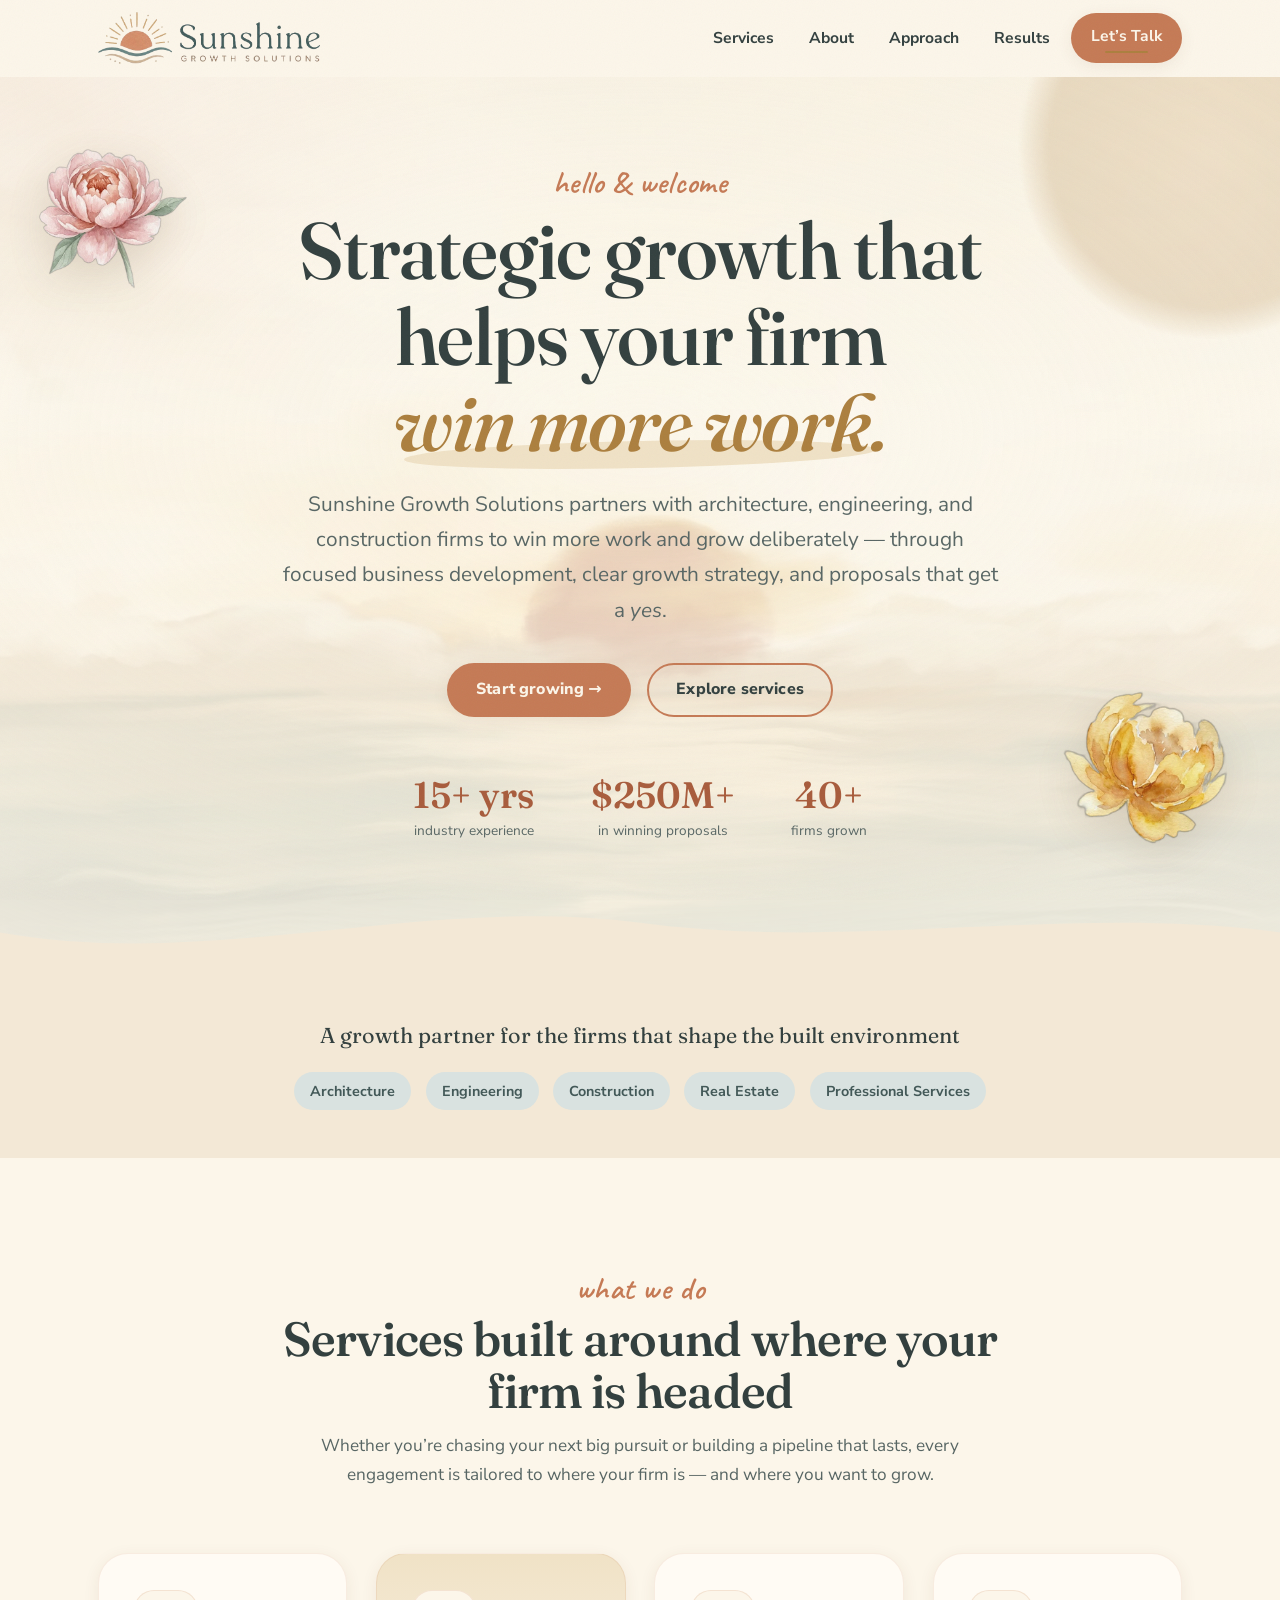
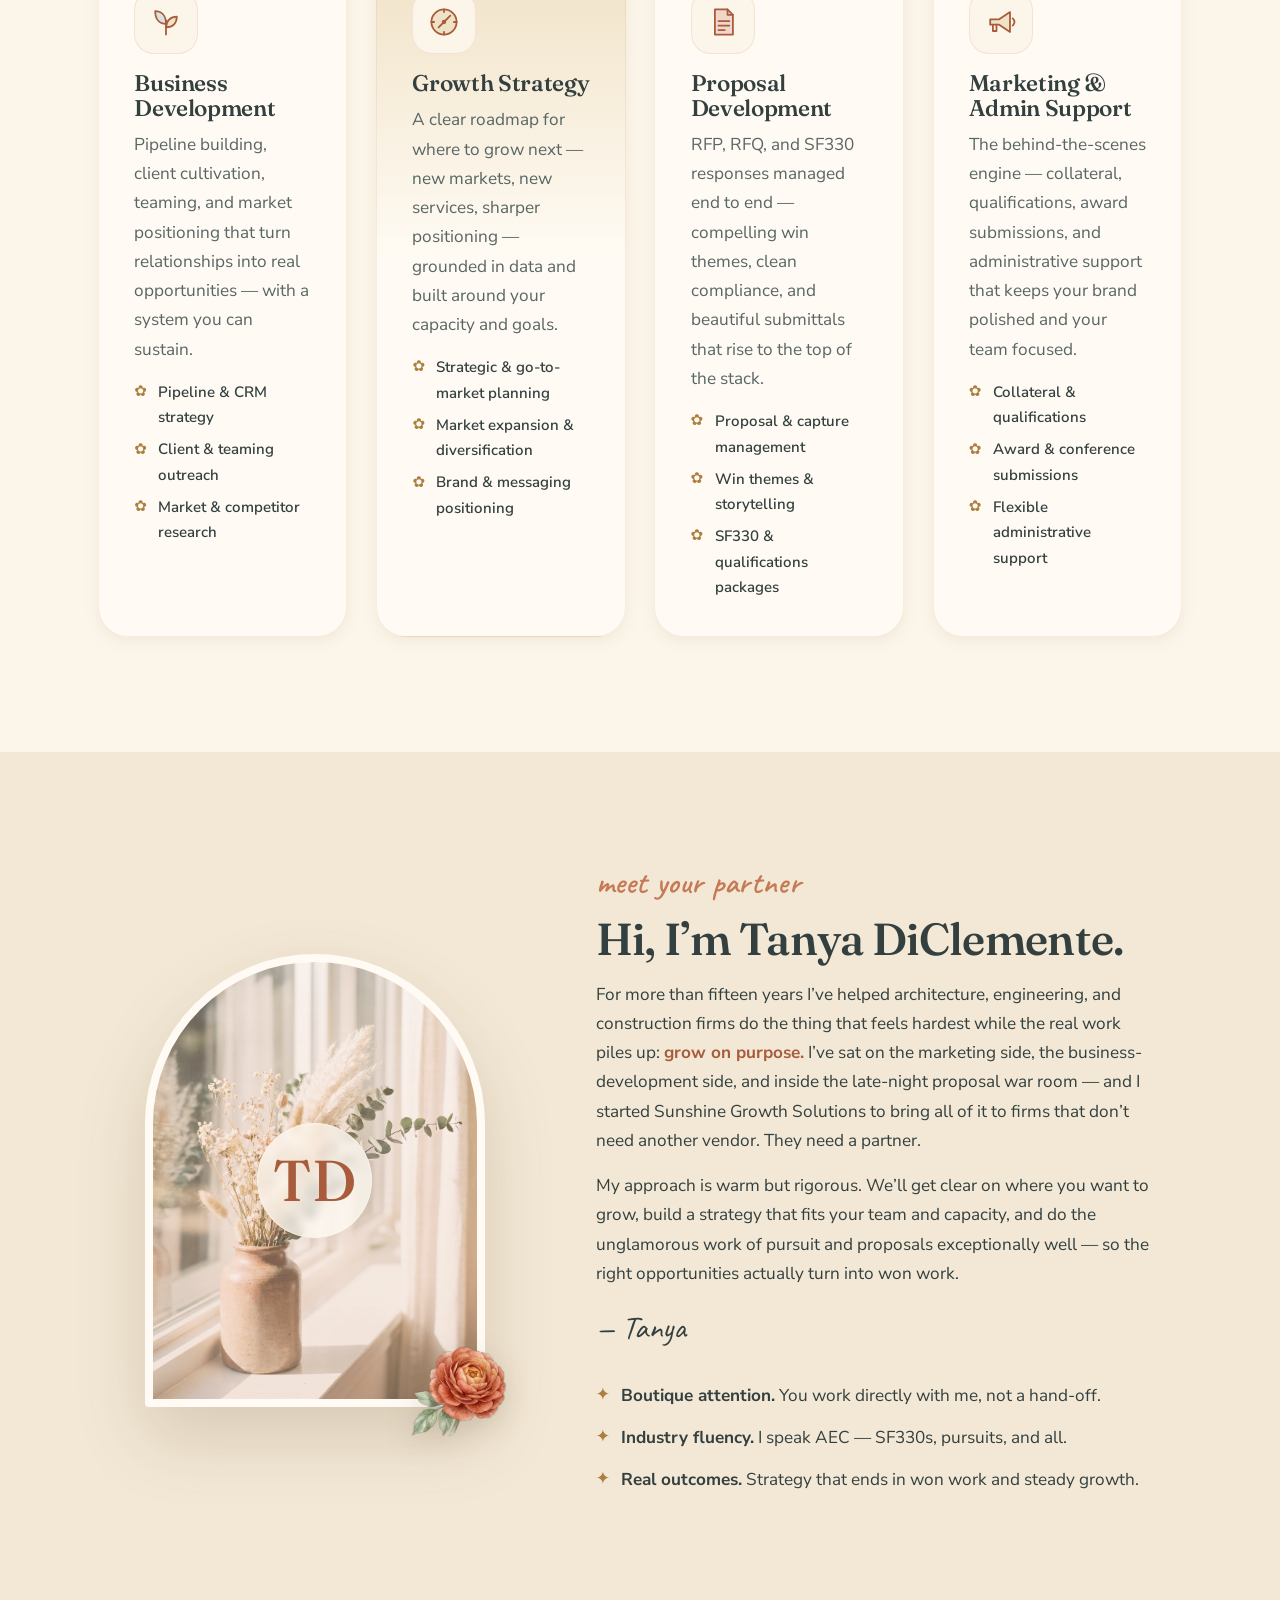
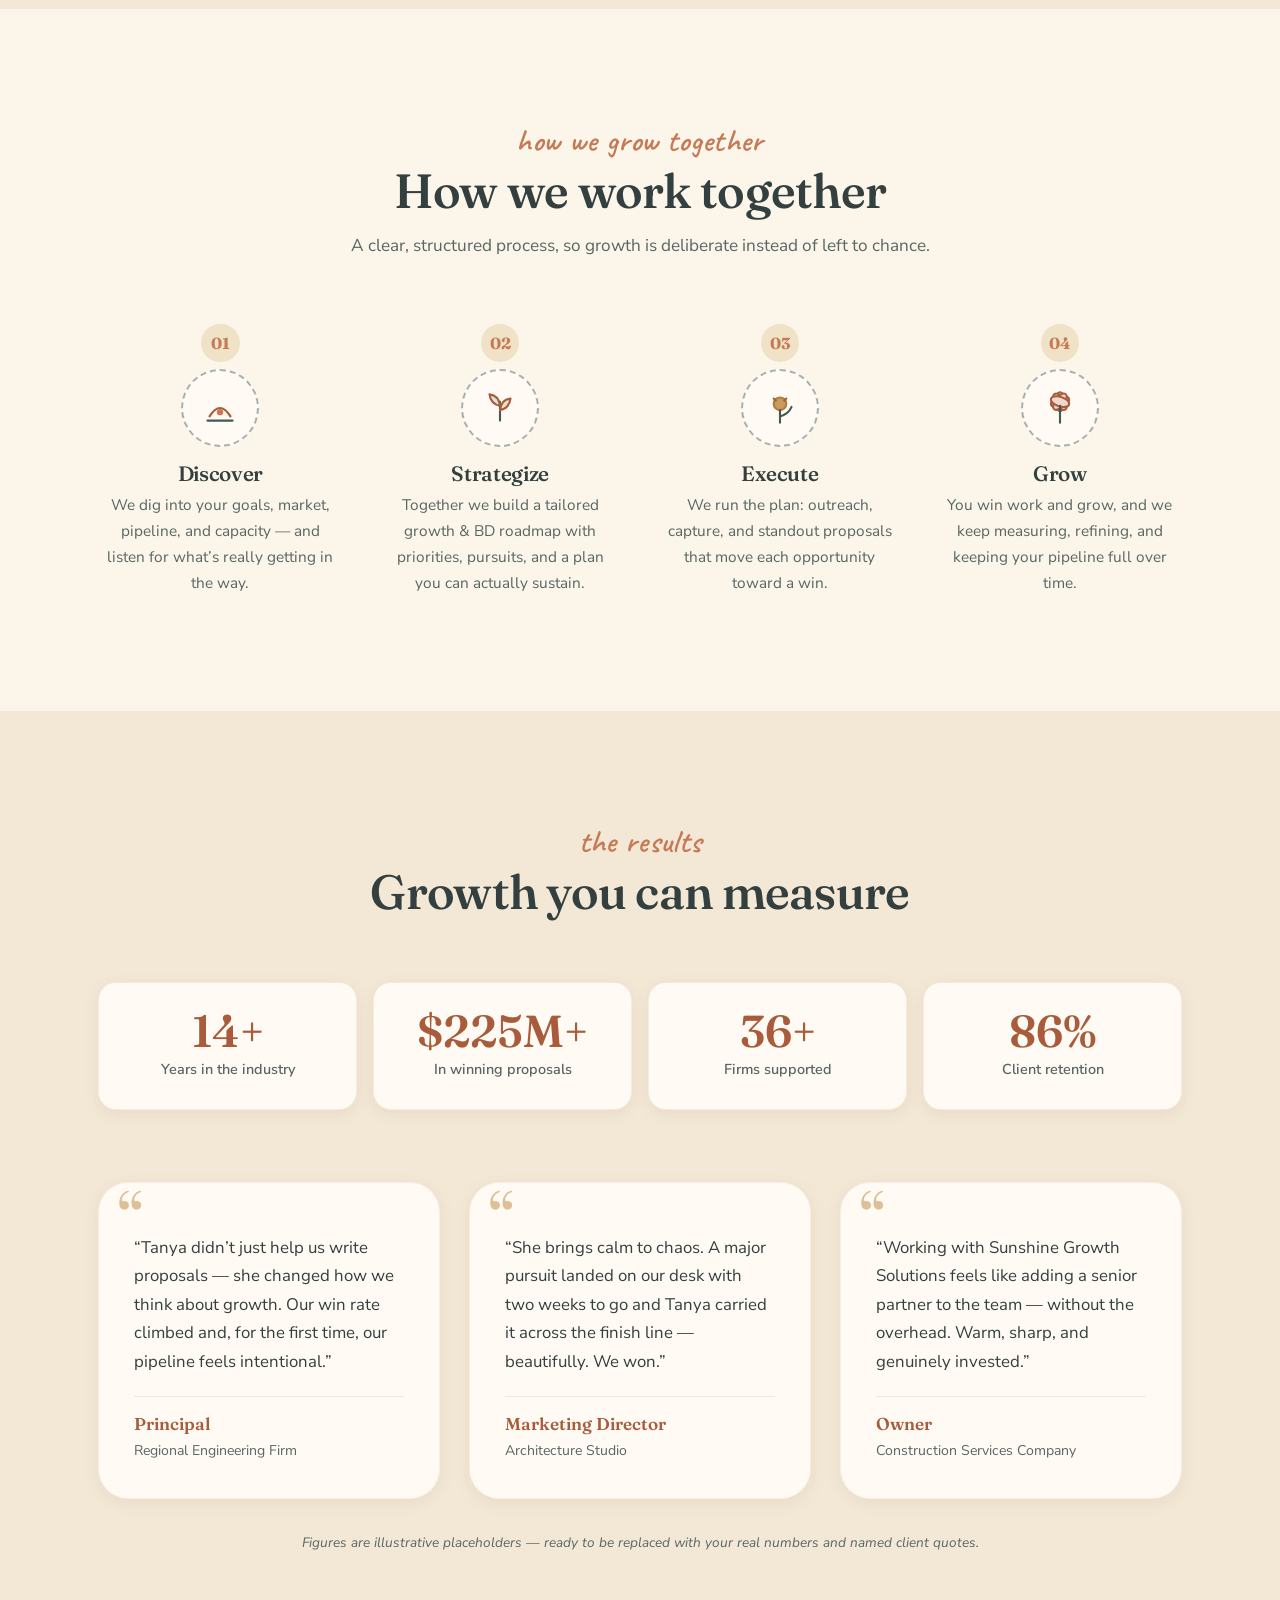
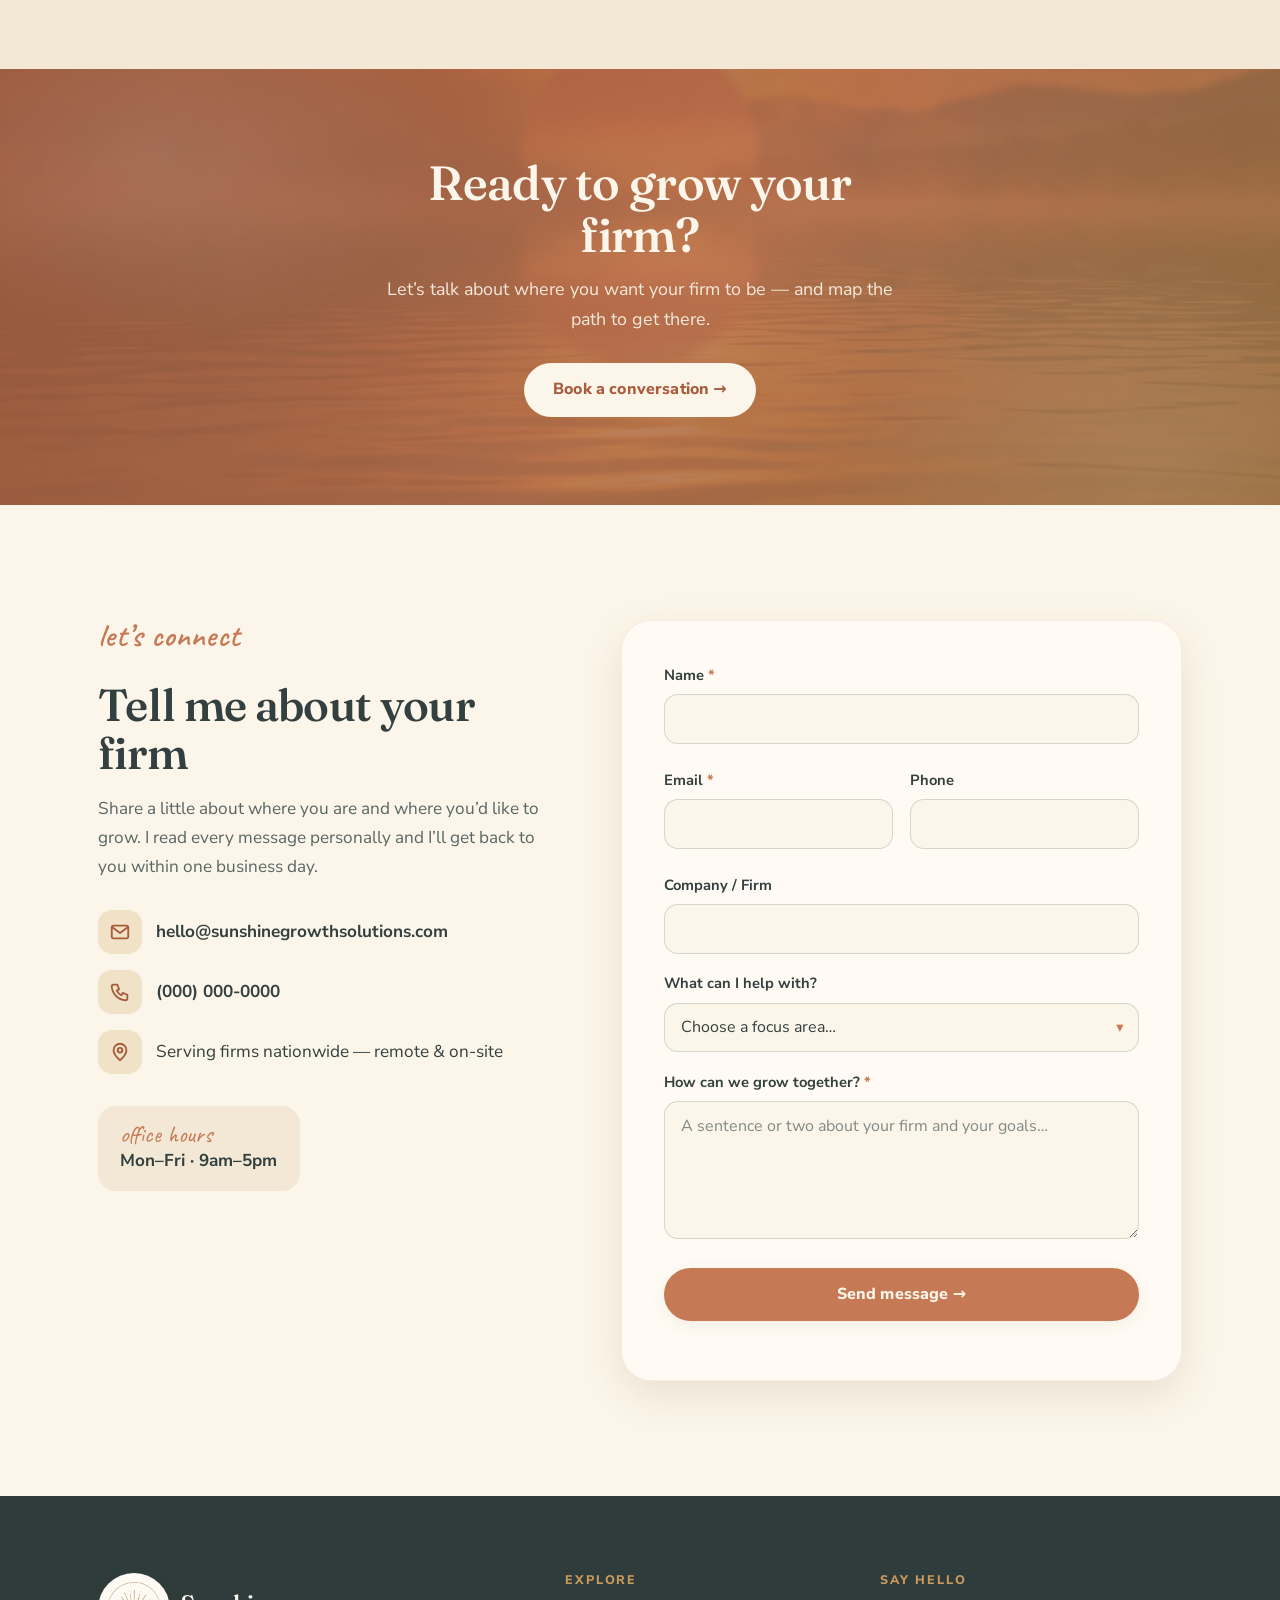
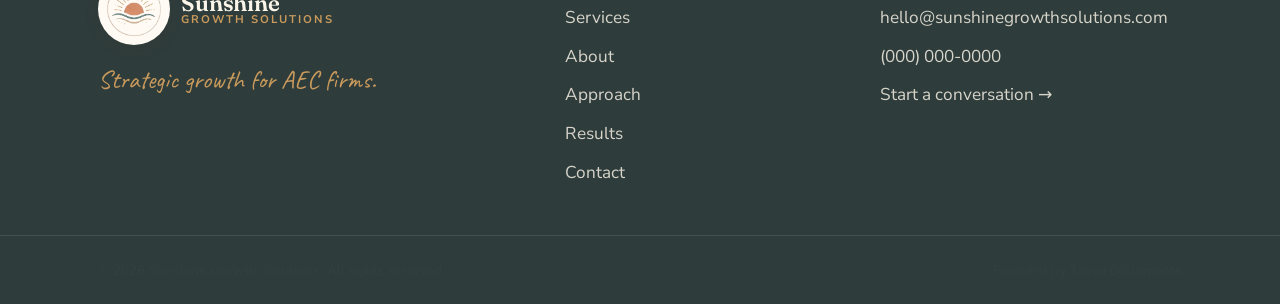
<file: index.html>
<!DOCTYPE html>
<html lang="en">
<head>
  <meta charset="UTF-8" />
  <meta name="viewport" content="width=device-width, initial-scale=1.0" />
  <meta name="theme-color" content="#C57A55" />

  <title>Sunshine Growth Solutions — Business Development, Growth Strategy &amp; Proposals</title>
  <meta name="description" content="Sunshine Growth Solutions helps architecture, engineering, and construction firms grow with intention — through business development, growth strategy, and winning proposals. Founded by Tanya DiClemente." />
  <meta name="author" content="Tanya DiClemente" />
  <link rel="canonical" href="https://sunshinegrowthsolutions.com/" />

  <!-- Open Graph -->
  <meta property="og:type" content="website" />
  <meta property="og:title" content="Sunshine Growth Solutions — Business Development &amp; Growth Strategy" />
  <meta property="og:description" content="Strategic business development, growth strategy, and winning proposals for architecture, engineering, and construction firms." />
  <meta property="og:url" content="https://sunshinegrowthsolutions.com/" />
  <meta property="og:image" content="assets/og-image.png" />
  <meta property="og:image:width" content="1200" />
  <meta property="og:image:height" content="630" />
  <meta property="og:site_name" content="Sunshine Growth Solutions" />

  <!-- Twitter -->
  <meta name="twitter:card" content="summary_large_image" />
  <meta name="twitter:title" content="Sunshine Growth Solutions — Business Development &amp; Growth Strategy" />
  <meta name="twitter:description" content="Strategic business development, growth strategy, and winning proposals for architecture, engineering, and construction firms." />
  <meta name="twitter:image" content="assets/og-image.png" />

  <!-- Favicon -->
  <link rel="icon" type="image/png" href="assets/favicon.png" />
  <link rel="apple-touch-icon" href="assets/apple-touch-icon.png" />

  <!-- Fonts -->
  <link rel="preconnect" href="https://fonts.googleapis.com" />
  <link rel="preconnect" href="https://fonts.gstatic.com" crossorigin />
  <link href="https://fonts.googleapis.com/css2?family=Fraunces:ital,opsz,wght@0,9..144,300..900;1,9..144,300..700&family=Nunito+Sans:ital,opsz,wght@0,6..12,300..900;1,6..12,400..700&family=Caveat:wght@500;600;700&display=swap" rel="stylesheet" />

  <link rel="stylesheet" href="css/styles.css" />

  <!-- Structured data -->
  <script type="application/ld+json">
  {
    "@context": "https://schema.org",
    "@type": "ProfessionalService",
    "name": "Sunshine Growth Solutions",
    "description": "Business development, growth strategy, and proposal solutions for architecture, engineering, and construction firms.",
    "founder": { "@type": "Person", "name": "Tanya DiClemente" },
    "url": "https://sunshinegrowthsolutions.com/",
    "email": "hello@sunshinegrowthsolutions.com",
    "telephone": "+1-000-000-0000",
    "areaServed": "United States",
    "knowsAbout": ["Business Development", "Growth Strategy", "Proposal Development", "Marketing", "Capture Management"],
    "serviceType": ["Business Development", "Growth Strategy", "Proposal Development", "Marketing & Administrative Support"],
    "slogan": "Strategic growth for architecture, engineering, and construction firms."
  }
  </script>
</head>

<body>
  <a class="skip-link" href="#main">Skip to content</a>

  <!-- ============ HEADER / NAV ============ -->
  <header class="site-header" id="top" data-header>
    <div class="container nav-inner">
      <a class="brand" href="#top" aria-label="Sunshine Growth Solutions — home">
        <img class="brand-logo" src="assets/logo-lockup.png" alt="Sunshine Growth Solutions" />
      </a>

      <nav class="nav" aria-label="Primary">
        <button class="nav-toggle" data-nav-toggle aria-expanded="false" aria-controls="nav-menu" aria-label="Open menu">
          <span></span><span></span><span></span>
        </button>
        <ul class="nav-menu" id="nav-menu" data-nav-menu>
          <li><a href="#services">Services</a></li>
          <li><a href="#about">About</a></li>
          <li><a href="#process">Approach</a></li>
          <li><a href="#results">Results</a></li>
          <li><a class="nav-cta" href="#contact">Let&rsquo;s Talk</a></li>
        </ul>
      </nav>
    </div>
  </header>

  <main id="main">

    <!-- ============ HERO ============ -->
    <section class="hero" aria-labelledby="hero-title">
      <div class="hero-photo" aria-hidden="true"></div>
      <div class="hero-decor" aria-hidden="true">
        <div class="hero-sun"></div>
        <img class="floral floral-tl" src="assets/flower-blush.webp" alt="" />
        <img class="floral floral-br" src="assets/flower-gold.webp" alt="" />
      </div>

      <div class="container hero-inner">
        <p class="eyebrow script">hello &amp; welcome</p>
        <h1 id="hero-title">
          Strategic growth that helps your firm <span class="ink-accent">win more work.</span>
        </h1>
        <p class="hero-lead">
          Sunshine Growth Solutions partners with architecture, engineering, and construction firms
          to win more work and grow deliberately &mdash; through focused business development,
          clear growth strategy, and proposals that get a <em>yes</em>.
        </p>
        <div class="hero-actions">
          <a class="btn btn-primary" href="#contact">Start growing &rarr;</a>
          <a class="btn btn-ghost" href="#services">Explore services</a>
        </div>

        <ul class="hero-trust" aria-label="At a glance">
          <li><strong>15+ yrs</strong><span>industry experience</span></li>
          <li><strong>$250M+</strong><span>in winning proposals</span></li>
          <li><strong>40+</strong><span>firms grown</span></li>
        </ul>
      </div>

      <div class="petals" aria-hidden="true">
        <span class="petal"></span><span class="petal"></span><span class="petal"></span>
        <span class="petal"></span><span class="petal"></span><span class="petal"></span>
      </div>

      <div class="wave-divider" aria-hidden="true">
        <svg viewBox="0 0 1440 80" preserveAspectRatio="none"><path d="M0,40 C240,80 480,0 720,30 C960,60 1200,10 1440,40 L1440,80 L0,80 Z" fill="var(--cream-deep)"/></svg>
      </div>
    </section>

    <!-- ============ INTRO / TRUSTED ============ -->
    <section class="strip" aria-label="Who we serve">
      <div class="container strip-inner">
        <p class="strip-kicker">A growth partner for the firms that shape the built environment</p>
        <ul class="strip-tags">
          <li>Architecture</li>
          <li>Engineering</li>
          <li>Construction</li>
          <li>Real Estate</li>
          <li>Professional Services</li>
        </ul>
      </div>
    </section>

    <!-- ============ SERVICES ============ -->
    <section class="services section" id="services" aria-labelledby="services-title">
      <div class="container">
        <header class="section-head">
          <p class="eyebrow script">what we do</p>
          <h2 id="services-title">Services built around where your firm is headed</h2>
          <p class="section-lead">
            Whether you&rsquo;re chasing your next big pursuit or building a pipeline that lasts,
            every engagement is tailored to where your firm is &mdash; and where you want to grow.
          </p>
        </header>

        <div class="card-grid">
          <article class="card">
            <span class="card-icon" aria-hidden="true">
              <svg viewBox="0 0 40 40" fill="none" stroke="currentColor" stroke-width="2" stroke-linecap="round" stroke-linejoin="round">
                <path d="M20 34 V18" />
                <path d="M20 22 C 12 22, 8 16, 8 8 C 16 8, 20 14, 20 22 Z" fill="var(--sage-soft)" />
                <path d="M20 26 C 28 26, 32 21, 32 14 C 25 14, 20 19, 20 26 Z" fill="var(--sun-soft)" />
              </svg>
            </span>
            <h3>Business Development</h3>
            <p>
              Pipeline building, client cultivation, teaming, and market positioning that turn
              relationships into real opportunities &mdash; with a system you can sustain.
            </p>
            <ul class="card-list">
              <li>Pipeline &amp; CRM strategy</li>
              <li>Client &amp; teaming outreach</li>
              <li>Market &amp; competitor research</li>
            </ul>
          </article>

          <article class="card card-feature">
            <span class="card-icon" aria-hidden="true">
              <svg viewBox="0 0 40 40" fill="none" stroke="currentColor" stroke-width="2" stroke-linecap="round" stroke-linejoin="round">
                <circle cx="20" cy="20" r="14" fill="var(--sun-soft)" />
                <path d="M20 20 L27 13" />
                <path d="M14 26 L20 20" />
                <circle cx="20" cy="20" r="2.4" fill="currentColor" stroke="none" />
                <path d="M20 6 V9 M20 31 V34 M6 20 H9 M31 20 H34" />
              </svg>
            </span>
            <h3>Growth Strategy</h3>
            <p>
              A clear roadmap for where to grow next &mdash; new markets, new services, sharper
              positioning &mdash; grounded in data and built around your capacity and goals.
            </p>
            <ul class="card-list">
              <li>Strategic &amp; go-to-market planning</li>
              <li>Market expansion &amp; diversification</li>
              <li>Brand &amp; messaging positioning</li>
            </ul>
          </article>

          <article class="card">
            <span class="card-icon" aria-hidden="true">
              <svg viewBox="0 0 40 40" fill="none" stroke="currentColor" stroke-width="2" stroke-linecap="round" stroke-linejoin="round">
                <path d="M11 6 H25 L31 12 V34 H11 Z" fill="var(--blush-soft)" />
                <path d="M25 6 V12 H31" />
                <path d="M15 19 H27 M15 24 H27 M15 29 H22" />
              </svg>
            </span>
            <h3>Proposal Development</h3>
            <p>
              RFP, RFQ, and SF330 responses managed end to end &mdash; compelling win themes,
              clean compliance, and beautiful submittals that rise to the top of the stack.
            </p>
            <ul class="card-list">
              <li>Proposal &amp; capture management</li>
              <li>Win themes &amp; storytelling</li>
              <li>SF330 &amp; qualifications packages</li>
            </ul>
          </article>

          <article class="card">
            <span class="card-icon" aria-hidden="true">
              <svg viewBox="0 0 40 40" fill="none" stroke="currentColor" stroke-width="2" stroke-linecap="round" stroke-linejoin="round">
                <path d="M8 17 H18 L30 9 V31 L18 23 H8 Z" fill="var(--sun-soft)" />
                <path d="M11 23 V30 H15 V23" />
                <path d="M33 16 q4 4 0 8" />
              </svg>
            </span>
            <h3>Marketing &amp; Admin Support</h3>
            <p>
              The behind-the-scenes engine &mdash; collateral, qualifications, award submissions,
              and administrative support that keeps your brand polished and your team focused.
            </p>
            <ul class="card-list">
              <li>Collateral &amp; qualifications</li>
              <li>Award &amp; conference submissions</li>
              <li>Flexible administrative support</li>
            </ul>
          </article>
        </div>
      </div>
    </section>

    <!-- ============ ABOUT / FOUNDER ============ -->
    <section class="about section" id="about" aria-labelledby="about-title">
      <div class="container about-inner">
        <div class="about-portrait">
          <div class="arch">
            <div class="arch-photo" role="img" aria-label="Portrait of Tanya DiClemente, founder of Sunshine Growth Solutions">
              <span class="portrait-initials" aria-hidden="true">TD</span>
            </div>
            <img class="arch-floral" src="assets/flower-terra.webp" alt="" aria-hidden="true" />
          </div>
        </div>

        <div class="about-copy">
          <p class="eyebrow script">meet your partner</p>
          <h2 id="about-title">Hi, I&rsquo;m Tanya DiClemente.</h2>
          <p>
            For more than fifteen years I&rsquo;ve helped architecture, engineering, and
            construction firms do the thing that feels hardest while the real work piles up:
            <strong>grow on purpose.</strong> I&rsquo;ve sat on the marketing side, the
            business-development side, and inside the late-night proposal war room &mdash; and I
            started Sunshine Growth Solutions to bring all of it to firms that don&rsquo;t need
            another vendor. They need a partner.
          </p>
          <p>
            My approach is warm but rigorous. We&rsquo;ll get clear on where you want to grow,
            build a strategy that fits your team and capacity, and do the unglamorous work of
            pursuit and proposals exceptionally well &mdash; so the right opportunities actually
            turn into won work.
          </p>
          <p class="signature script">&mdash; Tanya</p>

          <ul class="value-row">
            <li>
              <span class="value-icon" aria-hidden="true">&#10022;</span>
              <span><strong>Boutique attention.</strong> You work directly with me, not a hand-off.</span>
            </li>
            <li>
              <span class="value-icon" aria-hidden="true">&#10022;</span>
              <span><strong>Industry fluency.</strong> I speak AEC &mdash; SF330s, pursuits, and all.</span>
            </li>
            <li>
              <span class="value-icon" aria-hidden="true">&#10022;</span>
              <span><strong>Real outcomes.</strong> Strategy that ends in won work and steady growth.</span>
            </li>
          </ul>
        </div>
      </div>
    </section>

    <!-- ============ PROCESS ============ -->
    <section class="process section" id="process" aria-labelledby="process-title">
      <div class="container">
        <header class="section-head">
          <p class="eyebrow script">how we grow together</p>
          <h2 id="process-title">How we work together</h2>
          <p class="section-lead">A clear, structured process, so growth is deliberate instead of left to chance.</p>
        </header>

        <ol class="steps">
          <li class="step">
            <span class="step-num">01</span>
            <span class="step-icon" aria-hidden="true">
              <svg viewBox="0 0 40 40" fill="none" stroke="currentColor" stroke-width="2" stroke-linecap="round" stroke-linejoin="round">
                <path d="M10 28 q10 -16 20 0" fill="var(--cream)"/>
                <circle cx="20" cy="24" r="3" fill="var(--terracotta)" stroke="none"/>
                <path d="M8 32 H32" stroke="var(--sage-deep)"/>
              </svg>
            </span>
            <h3>Discover</h3>
            <p>We dig into your goals, market, pipeline, and capacity &mdash; and listen for what&rsquo;s really getting in the way.</p>
          </li>
          <li class="step">
            <span class="step-num">02</span>
            <span class="step-icon" aria-hidden="true">
              <svg viewBox="0 0 40 40" fill="none" stroke="currentColor" stroke-width="2" stroke-linecap="round" stroke-linejoin="round">
                <path d="M20 32 V14" stroke="var(--sage-deep)"/>
                <path d="M20 18 q-9 -2 -10 -11 q9 1 10 11" fill="var(--sage-soft)"/>
                <path d="M20 22 q9 -2 10 -11 q-9 1 -10 11" fill="var(--sun-soft)"/>
              </svg>
            </span>
            <h3>Strategize</h3>
            <p>Together we build a tailored growth &amp; BD roadmap with priorities, pursuits, and a plan you can actually sustain.</p>
          </li>
          <li class="step">
            <span class="step-num">03</span>
            <span class="step-icon" aria-hidden="true">
              <svg viewBox="0 0 40 40" fill="none" stroke="currentColor" stroke-width="2" stroke-linecap="round" stroke-linejoin="round">
                <circle cx="20" cy="16" r="6" fill="var(--sun)" stroke="var(--sun-deep)"/>
                <path d="M20 22 V34" stroke="var(--sage-deep)"/>
                <path d="M20 28 q8 -2 11 -9" stroke="var(--sage-deep)"/>
                <path d="M14 11 l2 2 M26 11 l-2 2" />
              </svg>
            </span>
            <h3>Execute</h3>
            <p>We run the plan: outreach, capture, and standout proposals that move each opportunity toward a win.</p>
          </li>
          <li class="step">
            <span class="step-num">04</span>
            <span class="step-icon" aria-hidden="true">
              <svg viewBox="0 0 40 40" fill="none" stroke="currentColor" stroke-width="2" stroke-linecap="round" stroke-linejoin="round">
                <circle cx="20" cy="14" r="4" fill="var(--sun)" stroke="var(--sun-deep)"/>
                <path d="M20 14 m 0 -9 a 4.5 9 0 1 0 0.1 0" fill="var(--blush-soft)"/>
                <path d="M20 14 m 0 -9 a 4.5 9 0 1 0 0.1 0" fill="var(--blush-soft)" transform="rotate(72 20 14)"/>
                <path d="M20 14 m 0 -9 a 4.5 9 0 1 0 0.1 0" fill="var(--blush-soft)" transform="rotate(144 20 14)"/>
                <path d="M20 14 m 0 -9 a 4.5 9 0 1 0 0.1 0" fill="var(--blush-soft)" transform="rotate(216 20 14)"/>
                <path d="M20 14 m 0 -9 a 4.5 9 0 1 0 0.1 0" fill="var(--blush-soft)" transform="rotate(288 20 14)"/>
                <path d="M20 18 V34" stroke="var(--sage-deep)"/>
              </svg>
            </span>
            <h3>Grow</h3>
            <p>You win work and grow, and we keep measuring, refining, and keeping your pipeline full over time.</p>
          </li>
        </ol>
      </div>
    </section>

    <!-- ============ RESULTS / STATS + TESTIMONIALS ============ -->
    <section class="results section" id="results" aria-labelledby="results-title">
      <div class="container">
        <header class="section-head">
          <p class="eyebrow script">the results</p>
          <h2 id="results-title">Growth you can measure</h2>
        </header>

        <div class="stats">
          <div class="stat"><span class="stat-num" data-count="15" data-suffix="+">15+</span><span class="stat-label">Years in the industry</span></div>
          <div class="stat"><span class="stat-num" data-count="250" data-prefix="$" data-suffix="M+">$250M+</span><span class="stat-label">In winning proposals</span></div>
          <div class="stat"><span class="stat-num" data-count="40" data-suffix="+">40+</span><span class="stat-label">Firms supported</span></div>
          <div class="stat"><span class="stat-num" data-count="95" data-suffix="%">95%</span><span class="stat-label">Client retention</span></div>
        </div>

        <div class="testimonials">
          <figure class="quote">
            <blockquote>
              &ldquo;Tanya didn&rsquo;t just help us write proposals &mdash; she changed how we
              think about growth. Our win rate climbed and, for the first time, our pipeline
              feels intentional.&rdquo;
            </blockquote>
            <figcaption><span class="quote-name">Principal</span><span class="quote-firm">Regional Engineering Firm</span></figcaption>
          </figure>
          <figure class="quote">
            <blockquote>
              &ldquo;She brings calm to chaos. A major pursuit landed on our desk with two weeks
              to go and Tanya carried it across the finish line &mdash; beautifully. We won.&rdquo;
            </blockquote>
            <figcaption><span class="quote-name">Marketing Director</span><span class="quote-firm">Architecture Studio</span></figcaption>
          </figure>
          <figure class="quote">
            <blockquote>
              &ldquo;Working with Sunshine Growth Solutions feels like adding a senior partner to
              the team &mdash; without the overhead. Warm, sharp, and genuinely invested.&rdquo;
            </blockquote>
            <figcaption><span class="quote-name">Owner</span><span class="quote-firm">Construction Services Company</span></figcaption>
          </figure>
        </div>
        <p class="results-note">Figures are illustrative placeholders &mdash; ready to be replaced with your real numbers and named client quotes.</p>
      </div>
    </section>

    <!-- ============ CTA BAND ============ -->
    <section class="cta-band" aria-labelledby="cta-title">
      <div class="cta-photo" aria-hidden="true"></div>
      <div class="cta-decor" aria-hidden="true"></div>
      <div class="container cta-inner">
        <h2 id="cta-title">Ready to grow your firm?</h2>
        <p>Let&rsquo;s talk about where you want your firm to be &mdash; and map the path to get there.</p>
        <a class="btn btn-primary btn-on-dark" href="#contact">Book a conversation &rarr;</a>
      </div>
    </section>

    <!-- ============ CONTACT ============ -->
    <section class="contact section" id="contact" aria-labelledby="contact-title">
      <div class="container contact-inner">
        <div class="contact-copy">
          <p class="eyebrow script">let&rsquo;s connect</p>
          <h2 id="contact-title">Tell me about your firm</h2>
          <p>
            Share a little about where you are and where you&rsquo;d like to grow. I read every
            message personally and I&rsquo;ll get back to you within one business day.
          </p>

          <ul class="contact-details">
            <li>
              <span class="ci" aria-hidden="true">
                <svg viewBox="0 0 24 24" fill="none" stroke="currentColor" stroke-width="2" stroke-linecap="round" stroke-linejoin="round"><rect x="3" y="5" width="18" height="14" rx="2"/><path d="m4 7 8 6 8-6"/></svg>
              </span>
              <a href="mailto:hello@sunshinegrowthsolutions.com">hello@sunshinegrowthsolutions.com</a>
            </li>
            <li>
              <span class="ci" aria-hidden="true">
                <svg viewBox="0 0 24 24" fill="none" stroke="currentColor" stroke-width="2" stroke-linecap="round" stroke-linejoin="round"><path d="M5 4h4l2 5-2.5 1.5a11 11 0 0 0 5 5L15 13l5 2v4a2 2 0 0 1-2 2A16 16 0 0 1 3 6a2 2 0 0 1 2-2z"/></svg>
              </span>
              <a href="tel:+10000000000">(000) 000-0000</a>
            </li>
            <li>
              <span class="ci" aria-hidden="true">
                <svg viewBox="0 0 24 24" fill="none" stroke="currentColor" stroke-width="2" stroke-linecap="round" stroke-linejoin="round"><path d="M12 21s7-6.2 7-11a7 7 0 1 0-14 0c0 4.8 7 11 7 11z"/><circle cx="12" cy="10" r="2.5"/></svg>
              </span>
              <span>Serving firms nationwide &mdash; remote &amp; on-site</span>
            </li>
          </ul>

          <div class="contact-hours">
            <p class="script">office hours</p>
            <p>Mon&ndash;Fri &middot; 9am&ndash;5pm</p>
          </div>
        </div>

        <div class="contact-form-wrap">
          <form class="contact-form" id="contact-form" novalidate>
            <!-- Web3Forms: replace access key in js/main.js or here -->
            <input type="hidden" name="access_key" value="YOUR_WEB3FORMS_ACCESS_KEY" />
            <input type="hidden" name="subject" value="New inquiry from Sunshine Growth Solutions" />
            <input type="hidden" name="from_name" value="Sunshine Growth Solutions Website" />
            <!-- Honeypot -->
            <input type="checkbox" name="botcheck" class="hp-field" tabindex="-1" autocomplete="off" aria-hidden="true" />

            <div class="field">
              <label for="name">Name <span class="req" aria-hidden="true">*</span></label>
              <input type="text" id="name" name="name" autocomplete="name" required aria-required="true" aria-describedby="name-error" />
              <p class="field-error" id="name-error" data-error-for="name" role="alert"></p>
            </div>

            <div class="field-row">
              <div class="field">
                <label for="email">Email <span class="req" aria-hidden="true">*</span></label>
                <input type="email" id="email" name="email" autocomplete="email" required aria-required="true" aria-describedby="email-error" />
                <p class="field-error" id="email-error" data-error-for="email" role="alert"></p>
              </div>
              <div class="field">
                <label for="phone">Phone</label>
                <input type="tel" id="phone" name="phone" autocomplete="tel" inputmode="tel" aria-describedby="phone-error" />
                <p class="field-error" id="phone-error" data-error-for="phone" role="alert"></p>
              </div>
            </div>

            <div class="field">
              <label for="company">Company / Firm</label>
              <input type="text" id="company" name="company" autocomplete="organization" />
            </div>

            <div class="field">
              <label for="service">What can I help with?</label>
              <div class="select-wrap">
                <select id="service" name="service">
                  <option value="" selected>Choose a focus area&hellip;</option>
                  <option>Business Development</option>
                  <option>Growth Strategy</option>
                  <option>Proposal Development</option>
                  <option>Marketing &amp; Admin Support</option>
                  <option>Not sure yet &mdash; let&rsquo;s talk</option>
                </select>
                <span class="select-arrow" aria-hidden="true">&#9662;</span>
              </div>
            </div>

            <div class="field">
              <label for="message">How can we grow together? <span class="req" aria-hidden="true">*</span></label>
              <textarea id="message" name="message" rows="5" required aria-required="true" aria-describedby="message-error" placeholder="A sentence or two about your firm and your goals&hellip;"></textarea>
              <p class="field-error" id="message-error" data-error-for="message" role="alert"></p>
            </div>

            <button type="submit" class="btn btn-primary btn-block" data-submit>
              <span class="btn-label">Send message &rarr;</span>
              <span class="btn-spinner" aria-hidden="true"></span>
            </button>

            <p class="form-status" id="form-status" role="status" aria-live="polite"></p>
          </form>
        </div>
      </div>
    </section>
  </main>

  <!-- ============ FOOTER ============ -->
  <footer class="site-footer">
    <div class="footer-bloom" aria-hidden="true">
      <svg viewBox="0 0 1440 60" preserveAspectRatio="none"><path d="M0,30 C240,0 480,60 720,30 C960,0 1200,60 1440,30 L1440,0 L0,0 Z" fill="var(--cream)"/></svg>
    </div>
    <div class="container footer-inner">
      <div class="footer-brand">
        <a class="brand brand-footer" href="#top" aria-label="Sunshine Growth Solutions — home">
          <span class="brand-mark footer-badge" aria-hidden="true">
            <img src="assets/logo-badge.png" alt="" />
          </span>
          <span class="brand-text">
            <span class="brand-name">Sunshine</span>
            <span class="brand-sub">Growth Solutions</span>
          </span>
        </a>
        <p class="footer-tagline script">Strategic growth for AEC firms.</p>
      </div>

      <nav class="footer-nav" aria-label="Footer">
        <h3>Explore</h3>
        <ul>
          <li><a href="#services">Services</a></li>
          <li><a href="#about">About</a></li>
          <li><a href="#process">Approach</a></li>
          <li><a href="#results">Results</a></li>
          <li><a href="#contact">Contact</a></li>
        </ul>
      </nav>

      <div class="footer-contact">
        <h3>Say hello</h3>
        <ul>
          <li><a href="mailto:hello@sunshinegrowthsolutions.com">hello@sunshinegrowthsolutions.com</a></li>
          <li><a href="tel:+10000000000">(000) 000-0000</a></li>
          <li><a href="#contact">Start a conversation &rarr;</a></li>
        </ul>
      </div>
    </div>

    <div class="footer-base">
      <div class="container footer-base-inner">
        <p>&copy; <span data-year>2026</span> Sunshine Growth Solutions. All rights reserved.</p>
        <p>Founded by Tanya DiClemente</p>
      </div>
    </div>
  </footer>

  <script src="js/main.js" defer></script>
</body>
</html>
</file>
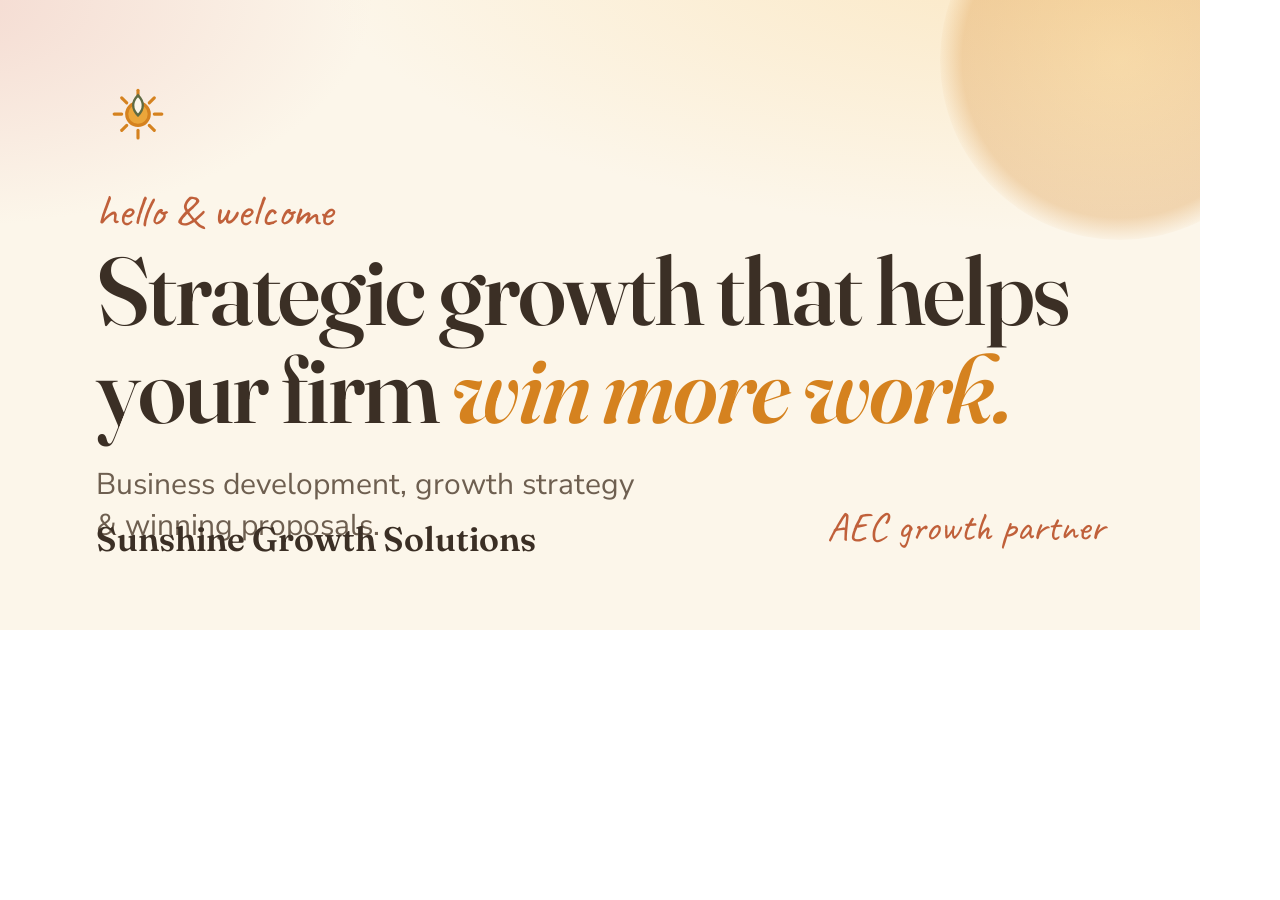
<file: assets/og-image.html>
<!DOCTYPE html>
<html lang="en">
<head>
<meta charset="UTF-8" />
<!-- Render this at 1200x630 and export as og-image.png (see README) -->
<link href="https://fonts.googleapis.com/css2?family=Fraunces:ital,opsz,wght@0,9..144,300..700;1,9..144,400..600&family=Nunito+Sans:wght@600;800&family=Caveat:wght@600&display=swap" rel="stylesheet" />
<style>
  * { margin: 0; box-sizing: border-box; }
  html, body { width: 1200px; height: 630px; overflow: hidden; }
  .card {
    width: 1200px; height: 630px; position: relative;
    font-family: "Nunito Sans", sans-serif; color: #3B2F25;
    background:
      radial-gradient(120% 90% at 88% -10%, #FBE7C2 0%, transparent 52%),
      radial-gradient(80% 80% at -5% 0%, #F4DAD1 0%, transparent 45%),
      #FCF6EA;
    padding: 84px 96px; display: flex; flex-direction: column; justify-content: center;
  }
  .sun { position: absolute; top: -120px; right: -100px; width: 360px; height: 360px; border-radius: 50%;
    background: radial-gradient(circle, #EBA63A 0%, #D5821F 62%, transparent 72%); opacity: .28; }
  .eyebrow { font-family: "Caveat", cursive; font-size: 46px; color: #C0603A; line-height: 1; margin-bottom: 8px; }
  h1 { font-family: "Fraunces", serif; font-weight: 560; font-size: 96px; line-height: 1.02; letter-spacing: -.02em; max-width: 18ch; }
  .accent { color: #D5821F; font-style: italic; }
  p { font-size: 30px; color: #6E5F50; margin-top: 26px; max-width: 30ch; }
  .brand { position: absolute; bottom: 70px; left: 96px; display: flex; align-items: center; gap: 18px; }
  .brand .name { font-family: "Fraunces", serif; font-size: 34px; font-weight: 600; }
  .brand .sub { font-size: 15px; font-weight: 800; letter-spacing: .2em; text-transform: uppercase; color: #C0603A; }
  .tag { position: absolute; bottom: 78px; right: 96px; font-family: "Caveat", cursive; font-size: 40px; color: #C0603A; }
</style>
</head>
<body>
  <div class="card">
    <div class="sun"></div>
    <svg width="84" height="84" viewBox="0 0 48 48" style="margin-bottom:18px">
      <circle cx="24" cy="24" r="9" fill="#EBA63A" stroke="#D5821F" stroke-width="2.5"/>
      <g stroke="#D5821F" stroke-width="2.5" stroke-linecap="round">
        <line x1="24" y1="5" x2="24" y2="11"/><line x1="24" y1="37" x2="24" y2="43"/>
        <line x1="5" y1="24" x2="11" y2="24"/><line x1="37" y1="24" x2="43" y2="24"/>
        <line x1="11" y1="11" x2="15" y2="15"/><line x1="33" y1="33" x2="37" y2="37"/>
        <line x1="37" y1="11" x2="33" y2="15"/><line x1="15" y1="33" x2="11" y2="37"/>
      </g>
      <path d="M24 25 C 19 20, 19 14, 24 9 C 29 14, 29 20, 24 25 Z" fill="#FCF6EA" stroke="#5F6B43" stroke-width="2"/>
    </svg>
    <p class="eyebrow">hello &amp; welcome</p>
    <h1>Strategic growth that helps your firm <span class="accent">win more work.</span></h1>
    <p>Business development, growth strategy &amp; winning proposals.</p>
    <div class="brand">
      <div>
        <div class="name">Sunshine Growth Solutions</div>
      </div>
    </div>
    <div class="tag">AEC growth partner</div>
  </div>
</body>
</html>
</file>
<file: css/styles.css>
/* =========================================================
   Sunshine Growth Solutions — Boho / Floral design system
   ========================================================= */

/* ---------- Design tokens ---------- */
:root {
  /* Palette — matched to the Sunshine Growth Solutions logo */
  --cream:        #FCF6EA;
  --cream-deep:   #F3E8D6;
  --cream-card:   #FFFBF4;
  --ink:          #33403F;   /* deep teal, from the wordmark */
  --ink-soft:     #586664;

  --sun:          #C99A5C;   /* warm gold, from the rays & subtitle */
  --sun-deep:     #AC7F3E;
  --sun-soft:     #F0E2C6;

  --terracotta:       #C57A55;   /* the sun */
  --terracotta-deep:  #A85C3C;
  --terracotta-soft:  #E9C9B7;

  --sage:        #5E7573;   /* repointed to the logo teal */
  --sage-deep:   #435958;
  --sage-soft:   #D9E2E0;

  --blush:       #D69E86;
  --blush-soft:  #F0D6CB;

  /* Roles */
  --bg:          var(--cream);
  --text:        var(--ink);
  --muted:       var(--ink-soft);

  /* Type */
  --font-display: "Fraunces", "Georgia", serif;
  --font-body: "Nunito Sans", "Segoe UI", system-ui, sans-serif;
  --font-script: "Caveat", "Segoe Script", cursive;

  /* Layout */
  --container: 1180px;
  --gutter: clamp(1.25rem, 4vw, 3rem);
  --radius: 18px;
  --radius-lg: 30px;
  --radius-pill: 999px;

  /* Effects */
  --shadow-sm: 0 4px 16px rgba(96, 64, 36, 0.08);
  --shadow-md: 0 14px 40px rgba(96, 64, 36, 0.12);
  --shadow-lg: 0 30px 70px rgba(96, 64, 36, 0.18);
  --ring: 0 0 0 3px var(--cream), 0 0 0 6px var(--sun-deep);

  --ease: cubic-bezier(0.22, 1, 0.36, 1);
}

/* ---------- Reset / base ---------- */
*, *::before, *::after { box-sizing: border-box; }

* { margin: 0; }

html {
  scroll-behavior: smooth;
  scroll-padding-top: 96px;
  -webkit-text-size-adjust: 100%;
}

body {
  font-family: var(--font-body);
  font-size: clamp(1rem, 0.96rem + 0.2vw, 1.075rem);
  line-height: 1.7;
  color: var(--text);
  background-color: var(--bg);
  -webkit-font-smoothing: antialiased;
  text-rendering: optimizeLegibility;
  overflow-x: hidden;
  position: relative;
}

/* Subtle paper grain */
body::before {
  content: "";
  position: fixed;
  inset: 0;
  z-index: 9999;
  pointer-events: none;
  opacity: 0.04;
  background-image: url("data:image/svg+xml,%3Csvg xmlns='http://www.w3.org/2000/svg' width='160' height='160'%3E%3Cfilter id='n'%3E%3CfeTurbulence type='fractalNoise' baseFrequency='0.85' numOctaves='3' stitchTiles='stitch'/%3E%3C/filter%3E%3Crect width='100%25' height='100%25' filter='url(%23n)'/%3E%3C/svg%3E");
}

img, svg { display: block; max-width: 100%; }
svg { height: auto; }

a { color: inherit; text-decoration: none; }

h1, h2, h3, h4 {
  font-family: var(--font-display);
  font-weight: 560;
  line-height: 1.08;
  letter-spacing: -0.015em;
  color: var(--ink);
  font-optical-sizing: auto;
}

p { color: var(--text); }

::selection { background: var(--sun); color: var(--ink); }

:focus-visible {
  outline: none;
  box-shadow: var(--ring);
  border-radius: 6px;
}

/* ---------- Helpers ---------- */
.container {
  width: 100%;
  max-width: var(--container);
  margin-inline: auto;
  padding-inline: var(--gutter);
}

.section { padding-block: clamp(4.5rem, 9vw, 8rem); position: relative; }

.eyebrow {
  text-transform: none;
  font-weight: 600;
  color: var(--terracotta);
  margin-bottom: 0.5rem;
}
.eyebrow.script {
  font-family: var(--font-script);
  font-size: clamp(1.5rem, 1.2rem + 1vw, 2rem);
  line-height: 1;
  color: var(--terracotta);
  letter-spacing: 0.01em;
}

.script { font-family: var(--font-script); }

.ink-accent {
  color: var(--sun-deep);
  font-style: italic;
  position: relative;
  white-space: nowrap;
}
.ink-accent::after {
  content: "";
  position: absolute;
  left: 2%;
  right: 2%;
  bottom: 0.04em;
  height: 0.34em;
  background: var(--sun-soft);
  z-index: -1;
  border-radius: 50%;
  transform: rotate(-1.2deg);
}

.section-head {
  max-width: 720px;
  margin: 0 auto clamp(2.5rem, 5vw, 4rem);
  text-align: center;
}
.section-head h2 { font-size: clamp(1.9rem, 1.3rem + 2.6vw, 3rem); margin-bottom: 0.9rem; }
.section-lead { color: var(--muted); font-size: 1.075rem; }

.skip-link {
  position: absolute;
  left: 1rem;
  top: -100px;
  z-index: 10000;
  background: var(--ink);
  color: var(--cream);
  padding: 0.7rem 1.1rem;
  border-radius: 0 0 12px 12px;
  transition: top 0.2s var(--ease);
}
.skip-link:focus { top: 0; }

/* ---------- Buttons ---------- */
.btn {
  --btn-bg: var(--sun);
  --btn-fg: var(--ink);
  display: inline-flex;
  align-items: center;
  justify-content: center;
  gap: 0.5rem;
  font-family: var(--font-body);
  font-weight: 800;
  font-size: 1rem;
  letter-spacing: 0.01em;
  padding: 0.95rem 1.7rem;
  border: 2px solid transparent;
  border-radius: var(--radius-pill);
  background: var(--btn-bg);
  color: var(--btn-fg);
  cursor: pointer;
  transition: transform 0.25s var(--ease), box-shadow 0.25s var(--ease), background 0.25s var(--ease), color 0.2s var(--ease);
  box-shadow: var(--shadow-sm);
  text-align: center;
  line-height: 1.2;
}
.btn:hover { transform: translateY(-2px); box-shadow: var(--shadow-md); }
.btn:active { transform: translateY(0); }

.btn-primary { --btn-bg: var(--terracotta); --btn-fg: var(--cream); }
.btn-primary:hover { background: var(--terracotta-deep); }

.btn-ghost {
  --btn-bg: transparent;
  --btn-fg: var(--ink);
  border-color: var(--terracotta);
  box-shadow: none;
}
.btn-ghost:hover { background: var(--terracotta); color: var(--cream); box-shadow: var(--shadow-sm); }

.btn-on-dark { --btn-bg: var(--cream); --btn-fg: var(--terracotta-deep); }
.btn-on-dark:hover { background: var(--sun); color: var(--ink); }

.btn-block { width: 100%; }

/* ---------- Header / Nav ---------- */
.site-header {
  position: sticky;
  top: 0;
  z-index: 1000;
  background: color-mix(in srgb, var(--cream) 86%, transparent);
  backdrop-filter: blur(10px);
  -webkit-backdrop-filter: blur(10px);
  border-bottom: 1px solid transparent;
  transition: box-shadow 0.3s var(--ease), border-color 0.3s var(--ease), background 0.3s var(--ease);
}
.site-header[data-scrolled] {
  box-shadow: var(--shadow-sm);
  border-color: color-mix(in srgb, var(--terracotta) 14%, transparent);
}
.nav-inner {
  display: flex;
  align-items: center;
  justify-content: space-between;
  gap: 1rem;
  min-height: 76px;
}

.brand { display: inline-flex; align-items: center; gap: 0.7rem; }
.brand-logo { height: clamp(40px, 5.2vw, 52px); width: auto; display: block; transition: transform 0.4s var(--ease); }
.brand:hover .brand-logo { transform: scale(1.03); }
.brand-mark { color: var(--sun-deep); display: grid; place-items: center; flex: none; }
.brand-mark svg { transition: transform 0.6s var(--ease); }
.brand:hover .brand-mark svg { transform: rotate(40deg); }
.brand-text { display: flex; flex-direction: column; line-height: 0.95; }
.brand-name {
  font-family: var(--font-display);
  font-weight: 600;
  font-size: 1.4rem;
  color: var(--ink);
  letter-spacing: -0.01em;
}
.brand-sub {
  font-size: 0.7rem;
  font-weight: 700;
  letter-spacing: 0.18em;
  text-transform: uppercase;
  color: var(--terracotta);
}

.nav { display: flex; align-items: center; }
.nav-menu { list-style: none; display: flex; align-items: center; gap: 0.4rem; padding: 0; }
.nav-menu a {
  display: inline-block;
  padding: 0.5rem 0.9rem;
  font-weight: 700;
  font-size: 0.98rem;
  color: var(--ink);
  border-radius: var(--radius-pill);
  transition: color 0.2s var(--ease), background 0.2s var(--ease);
}
.nav-menu a:hover { color: var(--terracotta-deep); }
.nav-menu a.is-active { color: var(--terracotta-deep); }
.nav-menu a.is-active::after {
  content: ""; display: block; height: 2px; width: 60%; margin: 2px auto 0;
  background: var(--sun-deep); border-radius: 2px;
}
.nav-cta {
  background: var(--terracotta);
  color: var(--cream) !important;
  font-weight: 800;
  padding: 0.6rem 1.25rem !important;
  box-shadow: var(--shadow-sm);
  transition: transform 0.2s var(--ease), background 0.2s var(--ease) !important;
}
.nav-cta:hover { background: var(--terracotta-deep); transform: translateY(-1px); }
.nav-cta.is-active::after { display: none; }

.nav-toggle {
  display: none;
  flex-direction: column;
  justify-content: center;
  gap: 5px;
  width: 46px;
  height: 46px;
  padding: 0;
  border: 2px solid color-mix(in srgb, var(--terracotta) 30%, transparent);
  border-radius: 14px;
  background: var(--cream-card);
  cursor: pointer;
}
.nav-toggle span {
  display: block;
  width: 22px;
  height: 2.4px;
  margin-inline: auto;
  background: var(--ink);
  border-radius: 2px;
  transition: transform 0.3s var(--ease), opacity 0.2s var(--ease);
}
.nav-toggle[aria-expanded="true"] span:nth-child(1) { transform: translateY(7.4px) rotate(45deg); }
.nav-toggle[aria-expanded="true"] span:nth-child(2) { opacity: 0; }
.nav-toggle[aria-expanded="true"] span:nth-child(3) { transform: translateY(-7.4px) rotate(-45deg); }

/* ---------- Hero ---------- */
.hero {
  position: relative;
  padding-top: clamp(3rem, 7vw, 6rem);
  padding-bottom: clamp(5rem, 10vw, 9rem);
  background:
    radial-gradient(120% 90% at 80% -10%, var(--sun-soft) 0%, transparent 55%),
    radial-gradient(90% 80% at 0% 0%, var(--blush-soft) 0%, transparent 45%),
    var(--cream);
  overflow: hidden;
}
.hero-inner { position: relative; z-index: 2; max-width: 880px; text-align: center; margin-inline: auto; }
.hero h1 {
  font-size: clamp(2.6rem, 1.4rem + 5.4vw, 5rem);
  font-weight: 540;
  margin: 0.4rem auto 1.3rem;
  max-width: 16ch;
}
.hero-lead {
  font-size: clamp(1.08rem, 1rem + 0.5vw, 1.3rem);
  color: var(--muted);
  max-width: 60ch;
  margin: 0 auto 2.2rem;
}
.hero-actions { display: flex; flex-wrap: wrap; gap: 1rem; justify-content: center; }

.hero-trust {
  list-style: none;
  padding: 0;
  margin: clamp(2.5rem, 5vw, 3.8rem) auto 0;
  display: flex;
  flex-wrap: wrap;
  justify-content: center;
  gap: clamp(1.5rem, 5vw, 3.5rem);
}
.hero-trust li { display: flex; flex-direction: column; align-items: center; }
.hero-trust strong {
  font-family: var(--font-display);
  font-size: clamp(1.6rem, 1.2rem + 1.4vw, 2.3rem);
  font-weight: 600;
  color: var(--terracotta-deep);
  line-height: 1;
}
.hero-trust span { font-size: 0.85rem; color: var(--muted); margin-top: 0.3rem; }

/* Hero decor */
.hero-decor { position: absolute; inset: 0; z-index: 1; pointer-events: none; }
.hero-sun {
  position: absolute;
  top: -120px; right: -120px;
  width: 380px; height: 380px;
  border-radius: 50%;
  background: radial-gradient(circle at 50% 50%, var(--sun) 0%, var(--sun-deep) 60%, transparent 72%);
  opacity: 0.22;
  filter: blur(2px);
}
.floral { position: absolute; opacity: 0.95; filter: drop-shadow(0 12px 22px rgba(96, 64, 36, 0.18)); }
.floral-tl { top: 8%; left: 3%; width: clamp(80px, 12vw, 150px); }
.floral-br { bottom: 14%; right: 4%; width: clamp(90px, 13vw, 170px); }

.wave-divider { position: absolute; left: 0; right: 0; bottom: -1px; line-height: 0; }
.wave-divider svg { width: 100%; height: clamp(40px, 6vw, 80px); }

/* ---------- Strip ---------- */
.strip { background: var(--cream-deep); padding-block: clamp(2.2rem, 4vw, 3rem); }
.strip-inner { text-align: center; }
.strip-kicker {
  font-family: var(--font-display);
  font-size: clamp(1.05rem, 0.95rem + 0.6vw, 1.35rem);
  color: var(--ink);
  margin-bottom: 1.1rem;
}
.strip-tags {
  list-style: none; padding: 0; margin: 0;
  display: flex; flex-wrap: wrap; justify-content: center;
  gap: 0.6rem 0.9rem;
}
.strip-tags li {
  font-weight: 700; font-size: 0.9rem;
  color: var(--sage-deep);
  background: var(--sage-soft);
  padding: 0.4rem 1rem;
  border-radius: var(--radius-pill);
}

/* ---------- Services ---------- */
.services { background: var(--cream); }
.card-grid {
  display: grid;
  grid-template-columns: repeat(2, 1fr);
  gap: clamp(1.25rem, 2.5vw, 1.8rem);
}
@media (min-width: 1000px) { .card-grid { grid-template-columns: repeat(4, 1fr); } }
@media (max-width: 600px) { .card-grid { grid-template-columns: 1fr; } }
.card {
  background: var(--cream-card);
  border: 1px solid color-mix(in srgb, var(--terracotta) 12%, transparent);
  border-radius: var(--radius-lg);
  padding: clamp(1.6rem, 3vw, 2.2rem);
  box-shadow: var(--shadow-sm);
  transition: transform 0.3s var(--ease), box-shadow 0.3s var(--ease), border-color 0.3s var(--ease);
  position: relative;
  overflow: hidden;
}
.card::before {
  content: ""; position: absolute; inset: 0 0 auto 0; height: 5px;
  background: linear-gradient(90deg, var(--sun), var(--terracotta), var(--sage));
  opacity: 0; transition: opacity 0.3s var(--ease);
}
.card:hover { transform: translateY(-6px); box-shadow: var(--shadow-md); border-color: color-mix(in srgb, var(--sun-deep) 30%, transparent); }
.card:hover::before { opacity: 1; }
.card-feature { background: linear-gradient(180deg, var(--sun-soft) 0%, var(--cream-card) 45%); }

.card-icon {
  display: inline-grid; place-items: center;
  width: 64px; height: 64px;
  border-radius: 20px;
  background: var(--cream);
  color: var(--terracotta-deep);
  box-shadow: inset 0 0 0 1px color-mix(in srgb, var(--terracotta) 16%, transparent);
  margin-bottom: 1.1rem;
}
.card-icon svg { width: 36px; height: 36px; }
.card h3 { font-size: 1.42rem; margin-bottom: 0.6rem; }
.card p { color: var(--muted); margin-bottom: 1rem; }
.card-list { list-style: none; padding: 0; margin: 0; display: grid; gap: 0.4rem; }
.card-list li {
  position: relative; padding-left: 1.5rem;
  font-size: 0.94rem; font-weight: 600; color: var(--ink);
}
.card-list li::before {
  content: "\273F"; position: absolute; left: 0; top: -0.05em;
  color: var(--sun-deep); font-size: 0.95rem;
}

/* ---------- About ---------- */
.about { background: var(--cream-deep); }
.about-inner {
  display: grid;
  grid-template-columns: 0.85fr 1.15fr;
  gap: clamp(2rem, 5vw, 4.5rem);
  align-items: center;
}
.about-portrait { display: flex; justify-content: center; }
.arch { position: relative; width: min(340px, 80vw); }
.arch-photo {
  aspect-ratio: 3 / 4;
  border-radius: 999px 999px 24px 24px;
  background:
    linear-gradient(180deg, color-mix(in srgb, var(--blush-soft) 26%, transparent) 0%, color-mix(in srgb, var(--terracotta-soft) 44%, transparent) 100%),
    url("../assets/arch-bg.jpg") center 30% / cover no-repeat;
  border: 8px solid var(--cream-card);
  box-shadow: var(--shadow-lg);
  display: grid; place-items: center;
  position: relative;
  overflow: hidden;
}
.portrait-initials {
  font-family: var(--font-display);
  font-size: clamp(2.4rem, 7vw, 3.6rem);
  font-weight: 500;
  color: var(--terracotta-deep);
  letter-spacing: 0.02em;
  width: 2em;
  height: 2em;
  display: grid;
  place-items: center;
  border-radius: 50%;
  background: color-mix(in srgb, var(--cream-card) 74%, transparent);
  -webkit-backdrop-filter: blur(4px);
  backdrop-filter: blur(4px);
  box-shadow: var(--shadow-sm), inset 0 0 0 1px color-mix(in srgb, var(--cream) 60%, transparent);
}
.arch-floral {
  position: absolute; width: 96px; bottom: -30px; right: -22px;
  filter: drop-shadow(0 8px 14px rgba(96,64,36,0.18));
}
.about-copy h2 { font-size: clamp(1.9rem, 1.3rem + 2.4vw, 2.8rem); margin-bottom: 1rem; }
.about-copy p { color: var(--ink); margin-bottom: 1rem; max-width: 56ch; }
.about-copy p strong { color: var(--terracotta-deep); }
.signature {
  font-size: 2rem; color: var(--terracotta);
  margin-top: -0.2rem !important; margin-bottom: 1.6rem !important;
}
.value-row { list-style: none; padding: 0; margin: 0; display: grid; gap: 0.8rem; }
.value-row li { display: flex; gap: 0.7rem; align-items: flex-start; }
.value-row span:last-child { color: var(--ink); }
.value-row strong { color: var(--ink); }
.value-icon { color: var(--sun-deep); font-size: 1.1rem; line-height: 1.5; flex: none; }

/* ---------- Process ---------- */
.process { background: var(--cream); }
.steps {
  list-style: none; padding: 0; margin: 0;
  display: grid; grid-template-columns: repeat(auto-fit, minmax(220px, 1fr));
  gap: clamp(1.5rem, 3vw, 2.2rem);
  counter-reset: step;
  position: relative;
}
.step { position: relative; text-align: center; padding: 0 0.5rem; }
.step-num {
  font-family: var(--font-display);
  font-size: 1rem; font-weight: 700;
  color: var(--terracotta);
  background: var(--sun-soft);
  width: 2.4rem; height: 2.4rem;
  border-radius: 50%;
  display: grid; place-items: center;
  margin: 0 auto 0.4rem;
}
.step-icon {
  display: inline-grid; place-items: center;
  width: 78px; height: 78px;
  border-radius: 50%;
  background: var(--cream-card);
  border: 2px dashed color-mix(in srgb, var(--sage) 55%, transparent);
  color: var(--terracotta-deep);
  margin-bottom: 1rem;
}
.step-icon svg { width: 42px; height: 42px; }
.step h3 { font-size: 1.3rem; margin-bottom: 0.4rem; }
.step p { color: var(--muted); font-size: 0.96rem; max-width: 28ch; margin-inline: auto; }

/* ---------- Results ---------- */
.results { background: var(--cream-deep); }
.stats {
  display: grid;
  grid-template-columns: repeat(auto-fit, minmax(160px, 1fr));
  gap: 1rem;
  margin-bottom: clamp(3rem, 6vw, 4.5rem);
}
.stat {
  text-align: center;
  background: var(--cream-card);
  border-radius: var(--radius);
  padding: 1.6rem 1rem;
  box-shadow: var(--shadow-sm);
  border: 1px solid color-mix(in srgb, var(--sun-deep) 12%, transparent);
}
.stat-num {
  display: block;
  font-family: var(--font-display);
  font-size: clamp(1.9rem, 1.3rem + 2vw, 2.8rem);
  font-weight: 600;
  color: var(--terracotta-deep);
  line-height: 1;
}
.stat-label { font-size: 0.9rem; color: var(--muted); font-weight: 600; }

.testimonials {
  display: grid;
  grid-template-columns: repeat(auto-fit, minmax(260px, 1fr));
  gap: clamp(1.25rem, 2.5vw, 1.8rem);
}
.quote {
  background: var(--cream-card);
  border-radius: var(--radius-lg);
  padding: clamp(1.6rem, 3vw, 2.2rem);
  box-shadow: var(--shadow-sm);
  position: relative;
  margin: 0;
  border: 1px solid color-mix(in srgb, var(--terracotta) 10%, transparent);
}
.quote::before {
  content: "\201C";
  font-family: var(--font-display);
  position: absolute; top: 0.1rem; left: 1.2rem;
  font-size: 4.5rem; line-height: 1;
  color: var(--sun);
  opacity: 0.6;
}
.quote blockquote { font-size: 1.05rem; color: var(--ink); margin: 1rem 0 1.2rem; position: relative; z-index: 1; }
.quote figcaption { display: flex; flex-direction: column; border-top: 1px solid color-mix(in srgb, var(--terracotta) 16%, transparent); padding-top: 0.8rem; }
.quote-name { font-family: var(--font-display); font-weight: 600; color: var(--terracotta-deep); }
.quote-firm { font-size: 0.88rem; color: var(--muted); }
.results-note { text-align: center; margin-top: 2rem; font-size: 0.85rem; color: var(--muted); font-style: italic; }

/* ---------- CTA band ---------- */
.cta-band {
  position: relative;
  background: linear-gradient(135deg, var(--terracotta-deep) 0%, var(--terracotta) 55%, var(--sun-deep) 120%);
  color: var(--cream);
  text-align: center;
  padding-block: clamp(3.5rem, 7vw, 5.5rem);
  overflow: hidden;
}
.cta-decor {
  position: absolute; inset: 0;
  background:
    radial-gradient(40% 70% at 12% 20%, rgba(255,255,255,0.12), transparent 60%),
    radial-gradient(40% 80% at 90% 90%, rgba(255,255,255,0.1), transparent 60%);
}
.cta-inner { position: relative; z-index: 1; max-width: 640px; margin-inline: auto; }
.cta-band h2 { color: var(--cream); font-size: clamp(1.9rem, 1.3rem + 2.6vw, 3rem); margin-bottom: 0.8rem; }
.cta-band p { color: color-mix(in srgb, var(--cream) 90%, transparent); font-size: 1.12rem; margin-bottom: 1.8rem; }

/* ---------- Contact ---------- */
.contact { background: var(--cream); }
.contact-inner {
  display: grid;
  grid-template-columns: 0.9fr 1.1fr;
  gap: clamp(2rem, 5vw, 4rem);
  align-items: start;
}
.contact-copy h2 { font-size: clamp(1.9rem, 1.3rem + 2.4vw, 2.8rem); margin-bottom: 1rem; }
.contact-copy > p { color: var(--muted); max-width: 46ch; margin-bottom: 1.8rem; }
.contact-details { list-style: none; padding: 0; margin: 0 0 2rem; display: grid; gap: 1rem; }
.contact-details li { display: flex; align-items: center; gap: 0.9rem; }
.contact-details a { font-weight: 700; color: var(--ink); transition: color 0.2s var(--ease); overflow-wrap: anywhere; min-width: 0; }
.contact-details li { min-width: 0; }
.contact-details a:hover { color: var(--terracotta-deep); }
.ci {
  display: grid; place-items: center; flex: none;
  width: 44px; height: 44px; border-radius: 14px;
  background: var(--sun-soft); color: var(--terracotta-deep);
}
.ci svg { width: 22px; height: 22px; }
.contact-hours { background: var(--cream-deep); border-radius: var(--radius); padding: 1rem 1.4rem; display: inline-block; }
.contact-hours .script { font-size: 1.5rem; color: var(--terracotta); line-height: 1; }
.contact-hours p:last-child { font-weight: 700; color: var(--ink); }

/* Form */
.contact-form-wrap {
  background: var(--cream-card);
  border: 1px solid color-mix(in srgb, var(--terracotta) 12%, transparent);
  border-radius: var(--radius-lg);
  padding: clamp(1.5rem, 3.5vw, 2.6rem);
  box-shadow: var(--shadow-md);
}
.contact-form { display: grid; gap: 1.1rem; }
.field-row { display: grid; grid-template-columns: 1fr 1fr; gap: 1.1rem; }
.field { display: grid; gap: 0.4rem; }
.field label { font-weight: 700; font-size: 0.92rem; color: var(--ink); }
.req { color: var(--terracotta); }
.field input, .field textarea, .field select {
  font-family: var(--font-body);
  font-size: 1rem;
  color: var(--ink);
  background: var(--cream);
  border: 1.5px solid color-mix(in srgb, var(--ink) 18%, transparent);
  border-radius: 14px;
  padding: 0.8rem 1rem;
  width: 100%;
  transition: border-color 0.2s var(--ease), box-shadow 0.2s var(--ease), background 0.2s var(--ease);
}
.field textarea { resize: vertical; min-height: 120px; }
.field input::placeholder, .field textarea::placeholder { color: color-mix(in srgb, var(--ink-soft) 75%, transparent); }
.field input:focus, .field textarea:focus, .field select:focus {
  outline: none;
  border-color: var(--sun-deep);
  background: var(--cream-card);
  box-shadow: 0 0 0 4px var(--sun-soft);
}
.field input[aria-invalid="true"], .field textarea[aria-invalid="true"] {
  border-color: var(--terracotta-deep);
  box-shadow: 0 0 0 4px color-mix(in srgb, var(--terracotta) 18%, transparent);
}
.field-error {
  font-size: 0.82rem; font-weight: 700; color: var(--terracotta-deep);
  min-height: 0; opacity: 0; transform: translateY(-3px);
  transition: opacity 0.2s var(--ease), transform 0.2s var(--ease);
}
.field-error.show { opacity: 1; transform: none; }

.select-wrap { position: relative; }
.select-wrap select { appearance: none; -webkit-appearance: none; padding-right: 2.6rem; cursor: pointer; }
.select-arrow { position: absolute; right: 1rem; top: 50%; transform: translateY(-50%); color: var(--terracotta); pointer-events: none; font-size: 0.9rem; }

.hp-field { position: absolute !important; left: -9999px; opacity: 0; height: 0; width: 0; }

.btn[data-submit] { position: relative; margin-top: 0.3rem; }
.btn-spinner {
  width: 18px; height: 18px; border-radius: 50%;
  border: 2.5px solid color-mix(in srgb, var(--ink) 30%, transparent);
  border-top-color: var(--ink);
  display: none;
  animation: spin 0.7s linear infinite;
}
.btn.is-loading .btn-label { opacity: 0.6; }
.btn.is-loading .btn-spinner { display: inline-block; }
@keyframes spin { to { transform: rotate(360deg); } }

.form-status {
  font-weight: 700; font-size: 0.95rem; text-align: center;
  padding: 0; min-height: 0;
}
.form-status.show { padding: 0.85rem 1rem; border-radius: 14px; }
.form-status.is-success { background: var(--sage-soft); color: var(--sage-deep); }
.form-status.is-error { background: color-mix(in srgb, var(--terracotta) 18%, transparent); color: var(--terracotta-deep); }

/* ---------- Footer ---------- */
.site-footer { position: relative; background: #2E3C3B; color: color-mix(in srgb, var(--cream) 82%, transparent); padding-top: clamp(3.5rem, 6vw, 5rem); }
.footer-bloom { position: absolute; top: -1px; left: 0; right: 0; line-height: 0; transform: translateY(-99%); }
.footer-bloom svg { width: 100%; height: clamp(30px, 4vw, 56px); }
.footer-inner {
  display: grid;
  grid-template-columns: 1.6fr 1fr 1.2fr;
  gap: clamp(2rem, 5vw, 4rem);
  padding-bottom: 3rem;
}
.footer-brand .brand-name { color: var(--cream); }
.footer-brand .brand-sub { color: var(--sun); }
.brand-footer .brand-mark { color: var(--sun); }
.footer-tagline { font-size: 1.6rem; color: var(--sun); margin-top: 0.8rem; }
.footer-badge { background: var(--cream-card); border-radius: 50%; padding: 9px; display: grid; place-items: center; box-shadow: var(--shadow-sm); }
.footer-badge img { width: 54px; height: 54px; display: block; }
.site-footer h3 {
  font-family: var(--font-body);
  font-size: 0.78rem; text-transform: uppercase; letter-spacing: 0.16em;
  color: var(--sun); margin-bottom: 1rem; font-weight: 800;
}
.site-footer ul { list-style: none; padding: 0; margin: 0; display: grid; gap: 0.6rem; }
.site-footer a { color: color-mix(in srgb, var(--cream) 82%, transparent); transition: color 0.2s var(--ease); overflow-wrap: anywhere; }
.site-footer a:hover { color: var(--sun); }
.footer-base { border-top: 1px solid rgba(255,255,255,0.1); }
.footer-base-inner {
  display: flex; flex-wrap: wrap; justify-content: space-between; gap: 0.5rem;
  padding-block: 1.4rem; font-size: 0.85rem;
  color: color-mix(in srgb, var(--cream) 64%, transparent);
}

/* ---------- Reveal animations ---------- */
[data-reveal] { opacity: 0; transform: translateY(26px); transition: opacity 0.7s var(--ease), transform 0.7s var(--ease); }
[data-reveal].is-visible { opacity: 1; transform: none; }
[data-reveal][data-delay="1"] { transition-delay: 0.08s; }
[data-reveal][data-delay="2"] { transition-delay: 0.16s; }
[data-reveal][data-delay="3"] { transition-delay: 0.24s; }

/* ---------- Photographic layers + ambient motion ---------- */

/* Hero — sunlit meadow photo with a slow Ken Burns drift */
.hero-photo { position: absolute; inset: 0; z-index: 0; overflow: hidden; }
.hero-photo::before {
  content: "";
  position: absolute; inset: -7%;
  background: url("../assets/hero-bg.jpg") center 50% / cover no-repeat;
  opacity: 0.5;
  animation: heroKen 30s ease-in-out infinite alternate;
  will-change: transform;
}
.hero-photo::after {
  content: "";
  position: absolute; inset: 0;
  background: radial-gradient(125% 100% at 50% 40%,
    color-mix(in srgb, var(--cream) 26%, transparent) 0%,
    color-mix(in srgb, var(--cream) 60%, transparent) 56%,
    var(--cream) 100%);
}
@keyframes heroKen {
  from { transform: scale(1.05) translate3d(0, 0, 0); }
  to   { transform: scale(1.14) translate3d(-1.8%, -1.6%, 0); }
}

/* Hero — drifting petals */
.petals { position: absolute; inset: 0; z-index: 1; pointer-events: none; overflow: hidden; }
.petal {
  position: absolute; top: -6%;
  width: 15px; height: 15px;
  background: color-mix(in srgb, var(--blush) 85%, transparent);
  border-radius: 80% 0 80% 0;
  opacity: 0;
  animation: petalDrift linear infinite;
  will-change: transform, opacity;
}
.petal:nth-child(1) { left: 9%;  animation-duration: 17s; animation-delay: 0s;  background: color-mix(in srgb, var(--sun) 78%, transparent); }
.petal:nth-child(2) { left: 25%; animation-duration: 22s; animation-delay: 5s;  width: 12px; height: 12px; }
.petal:nth-child(3) { left: 46%; animation-duration: 19s; animation-delay: 9s;  background: color-mix(in srgb, var(--terracotta-soft) 92%, transparent); }
.petal:nth-child(4) { left: 64%; animation-duration: 25s; animation-delay: 2s;  width: 17px; height: 17px; }
.petal:nth-child(5) { left: 80%; animation-duration: 18s; animation-delay: 12s; background: color-mix(in srgb, var(--sun-soft) 96%, transparent); }
.petal:nth-child(6) { left: 92%; animation-duration: 21s; animation-delay: 7s;  width: 12px; height: 12px; }
@keyframes petalDrift {
  0%   { transform: translateY(-10%) translateX(0) rotate(0deg); opacity: 0; }
  12%  { opacity: 0.8; }
  86%  { opacity: 0.65; }
  100% { transform: translateY(900px) translateX(48px) rotate(300deg); opacity: 0; }
}

/* Hero — breathing sun + floating florals */
@keyframes sunBreathe { 0%, 100% { transform: scale(1); opacity: 0.2; } 50% { transform: scale(1.07); opacity: 0.3; } }
.hero-sun { animation: sunBreathe 10s ease-in-out infinite; }
@keyframes floatSoft { 0%, 100% { transform: translateY(0) rotate(0deg); } 50% { transform: translateY(-16px) rotate(2.5deg); } }
.floral-tl { animation: floatSoft 8s ease-in-out infinite; }
.floral-br { animation: floatSoft 11s ease-in-out infinite reverse; }
.arch-floral { animation: floatSoft 9s ease-in-out infinite; }

/* CTA band — golden field photo behind the warm gradient */
.cta-photo { position: absolute; inset: 0; z-index: 0; overflow: hidden; }
.cta-photo::before {
  content: "";
  position: absolute; inset: -6%;
  background: url("../assets/cta-bg.jpg") center / cover no-repeat;
  opacity: 0.42;
  animation: ctaDrift 34s ease-in-out infinite alternate;
  will-change: transform;
}
.cta-photo::after {
  content: "";
  position: absolute; inset: 0;
  background: linear-gradient(135deg,
    color-mix(in srgb, var(--terracotta-deep) 74%, transparent) 0%,
    color-mix(in srgb, var(--terracotta) 42%, transparent) 55%,
    color-mix(in srgb, var(--sun-deep) 52%, transparent) 120%);
}
@keyframes ctaDrift {
  from { transform: scale(1.05) translate3d(0, 0, 0); }
  to   { transform: scale(1.12) translate3d(2%, -1.5%, 0); }
}

/* ---------- Responsive ---------- */
@media (max-width: 880px) {
  .about-inner { grid-template-columns: 1fr; text-align: center; }
  .about-copy p, .value-row { max-width: 60ch; margin-inline: auto; }
  .value-row li { text-align: left; }
  .contact-inner { grid-template-columns: 1fr; }
}

@media (max-width: 760px) {
  .footer-inner { grid-template-columns: 1fr; gap: 2.2rem; }
  .nav-toggle { display: flex; }
  .nav-menu {
    position: fixed;
    inset: 76px 0 auto 0;
    flex-direction: column;
    align-items: stretch;
    gap: 0.25rem;
    background: var(--cream);
    padding: 1rem var(--gutter) 1.6rem;
    box-shadow: var(--shadow-md);
    border-bottom: 1px solid color-mix(in srgb, var(--terracotta) 16%, transparent);
    transform: translateY(-12px);
    opacity: 0;
    visibility: hidden;
    transition: opacity 0.25s var(--ease), transform 0.25s var(--ease), visibility 0.25s;
  }
  .nav-menu.is-open { opacity: 1; visibility: visible; transform: none; }
  .nav-menu a { padding: 0.85rem 1rem; font-size: 1.05rem; border-radius: 14px; }
  .nav-menu a:hover { background: var(--sun-soft); }
  .nav-menu a.is-active::after { display: none; }
  .nav-cta { text-align: center; margin-top: 0.4rem; }
}

@media (max-width: 560px) {
  .field-row { grid-template-columns: 1fr; }
  .hero-trust { gap: 1.4rem 2rem; }
  .btn { width: 100%; }
  .hero-actions { flex-direction: column; }
}

/* ---------- Motion / print preferences ---------- */
@media (prefers-reduced-motion: reduce) {
  html { scroll-behavior: auto; }
  *, *::before, *::after { animation-duration: 0.001ms !important; animation-iteration-count: 1 !important; transition-duration: 0.001ms !important; }
  [data-reveal] { opacity: 1; transform: none; }
}
</file>
